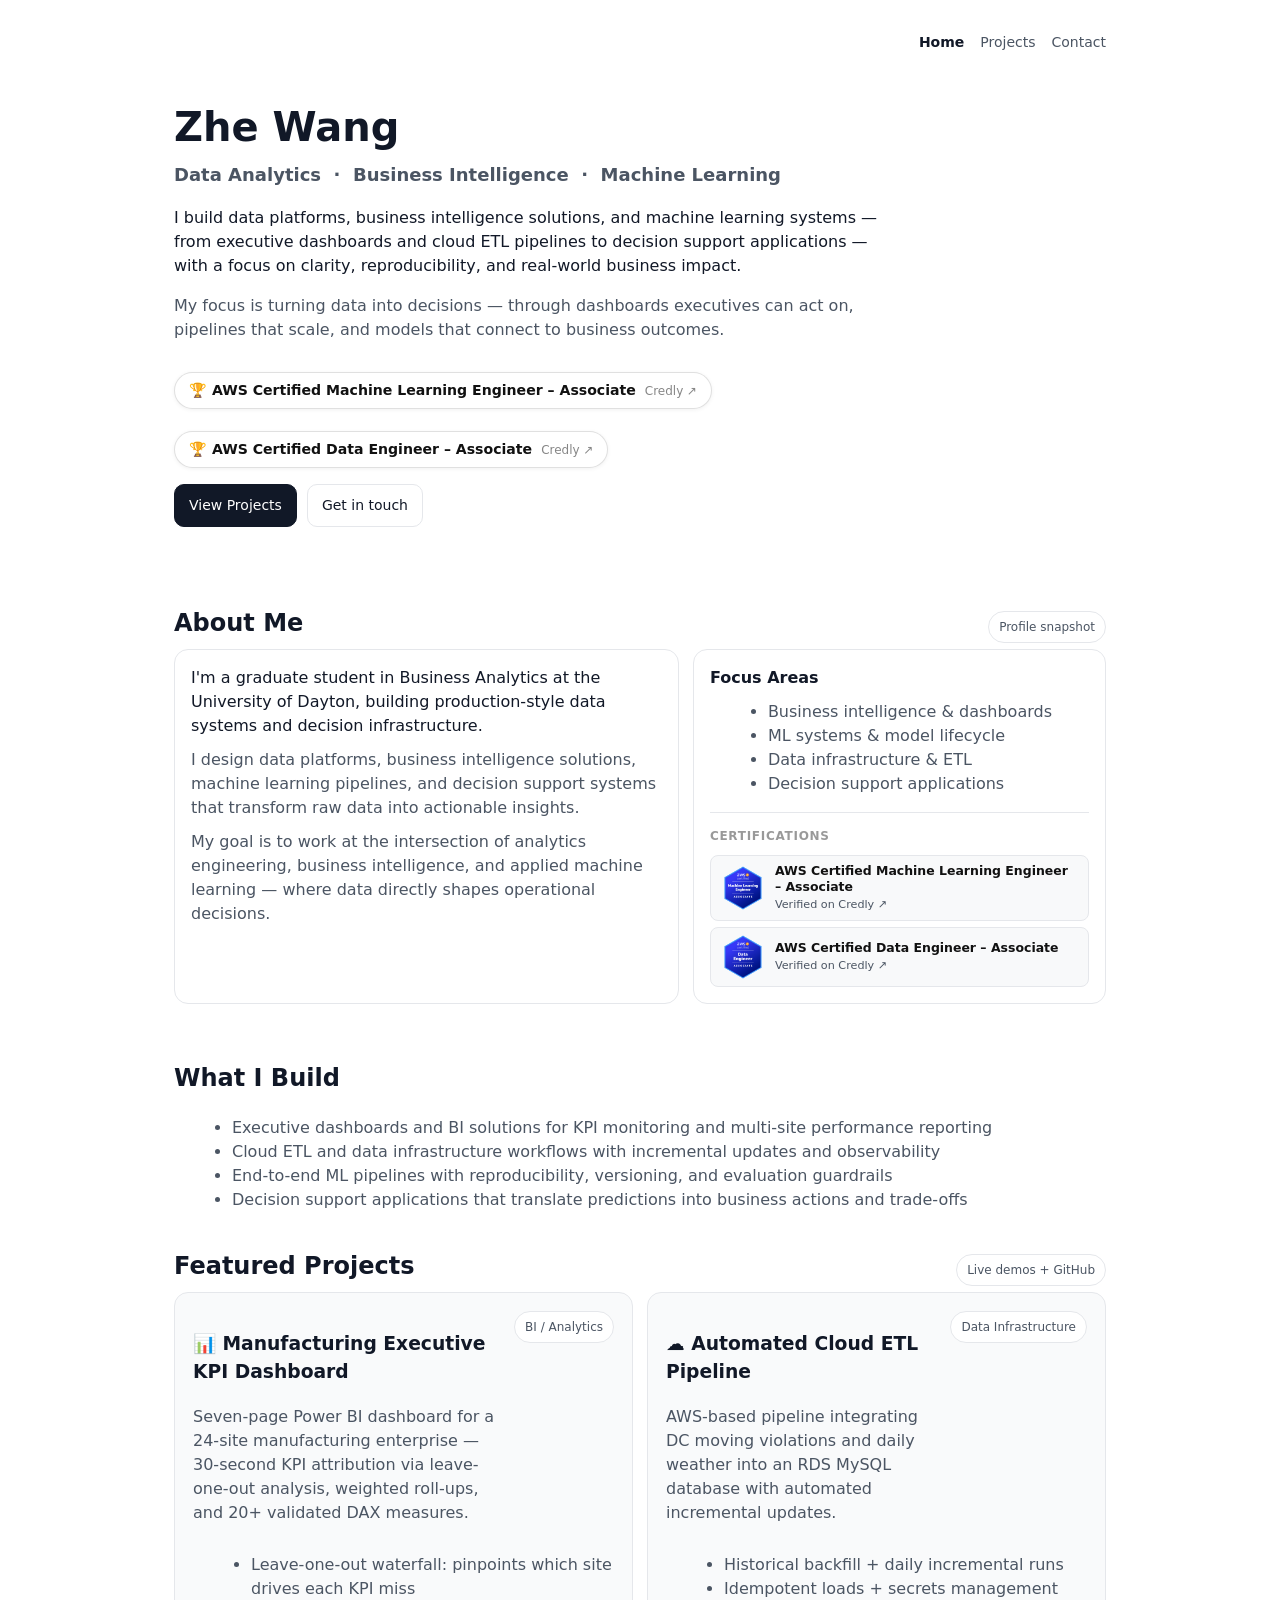
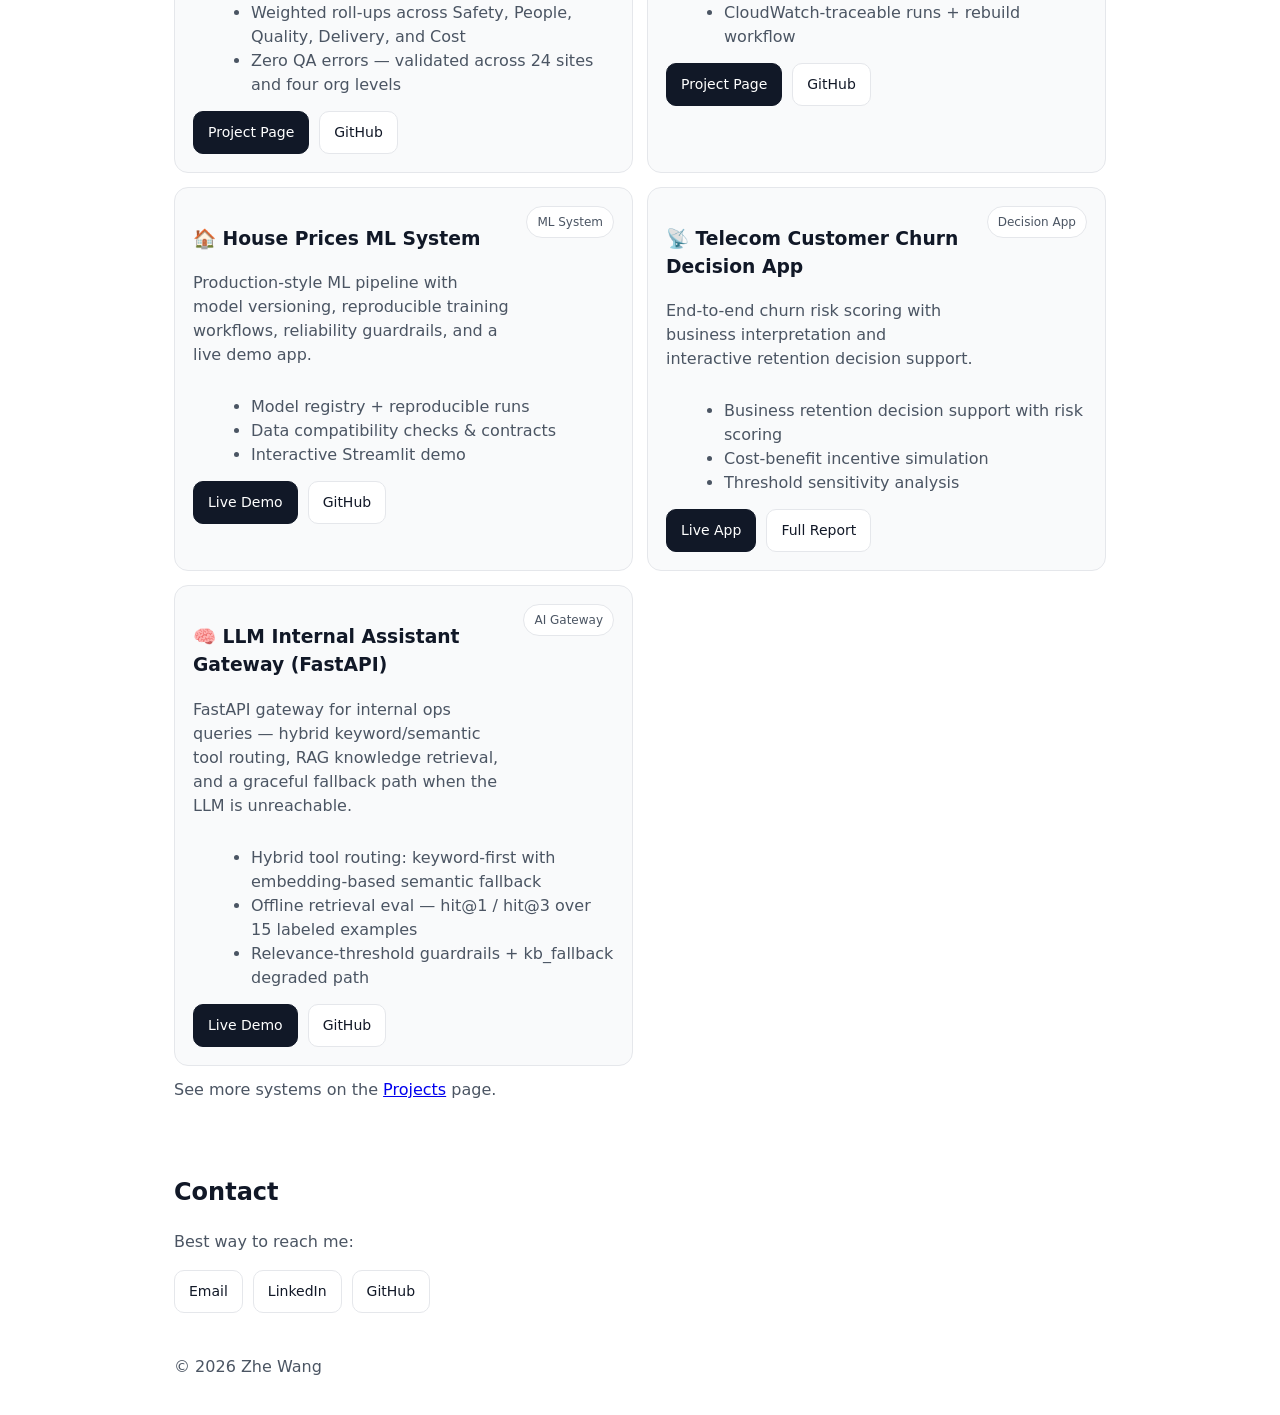
<file: index.html>
<!doctype html>
<html lang="en">
<head>
  <meta charset="utf-8" />
  <meta name="viewport" content="width=device-width, initial-scale=1" />
  <title>Zhe Wang | Data Analytics & Business Intelligence</title>
  <link rel="stylesheet" href="styles.css" />

  <style>
    .section-title-row{
      display:flex; align-items:baseline; justify-content:space-between; gap:12px;
      margin-bottom: 6px;
    }
    .section-kicker{
      font-size:12px;
      color: var(--muted);
      border: 1px solid var(--border);
      background: #fff;
      padding: 6px 10px;
      border-radius: 999px;
      white-space: nowrap;
    }
    .about-grid{
      display:grid;
      grid-template-columns: 1.1fr 0.9fr;
      gap: 14px;
    }
    .about-card{
      background: #fff;
      border: 1px solid var(--border);
      border-radius: 14px;
      padding: 16px;
    }
    .about-points{
      margin: 10px 0 0 18px;
      color: var(--muted);
    }
    @media (max-width: 780px){
      .about-grid{ grid-template-columns: 1fr; }
    }

    .nav{
      display:flex;
      align-items:center;
      padding:8px 0;
    }
    .nav .links{
      margin-left:auto;
      display:flex;
      gap:16px;
    }
    .links a{
      margin-left:0;
      text-decoration:none;
      color:var(--muted);
      font-size:14px;
    }

    /* ── certification chip ── */
    .cert-chip {
      display: inline-flex;
      align-items: center;
      gap: 7px;
      margin-top: 14px;
      padding: 7px 14px;
      border: 1px solid rgba(0,0,0,0.12);
      border-radius: 999px;
      background: #fff;
      font-size: 0.88rem;
      font-weight: 600;
      color: #111;
      text-decoration: none;
      box-shadow: 0 1px 4px rgba(0,0,0,0.06);
      transition: box-shadow 0.15s;
    }
    .cert-chip:hover { box-shadow: 0 2px 10px rgba(0,0,0,0.12); }
    .cert-chip-label {
      font-size: 0.75rem;
      font-weight: 400;
      color: rgba(0,0,0,0.48);
      margin-left: 2px;
    }

    /* ── credly embed wrapper ── */
    .cert-section {
      margin-top: 16px;
      padding-top: 14px;
      border-top: 1px solid var(--border);
    }
    .cert-section-label {
      font-size: 0.75rem;
      font-weight: 700;
      text-transform: uppercase;
      letter-spacing: 0.06em;
      color: rgba(0,0,0,0.40);
      margin-bottom: 10px;
    }
  </style>
</head>

<body>
  <header class="container">
    <nav class="nav">
      <div class="links">
        <a href="index.html" class="active">Home</a>
        <a href="projects.html">Projects</a>
        <a href="#contact">Contact</a>
      </div>
    </nav>

    <!-- HERO -->
    <div class="hero">
      <h1 style="margin-bottom:4px;">Zhe Wang</h1>

      <h2 class="subtitle" style="margin-top:0; font-weight:600;">
        Data Analytics &nbsp;·&nbsp; Business Intelligence &nbsp;·&nbsp; Machine Learning
      </h2>

      <p style="margin-top:18px; max-width:720px;">
        I build data platforms, business intelligence solutions, and machine learning systems —
        from executive dashboards and cloud ETL pipelines to decision support applications —
        with a focus on clarity, reproducibility, and real-world business impact.
      </p>

      <p class="muted" style="margin-top:10px; max-width:720px;">
        My focus is turning data into decisions — through dashboards executives can act on,
        pipelines that scale, and models that connect to business outcomes.
      </p>

      <div style="margin-top:16px; display:flex; flex-wrap:wrap; gap:8px;">
        <a class="cert-chip"
           href="https://www.credly.com/badges/8238f5af-2d30-4281-be06-79087de22bb4/public_url"
           target="_blank" rel="noreferrer">
          🏆 AWS Certified Machine Learning Engineer – Associate
          <span class="cert-chip-label">Credly ↗</span>
        </a>
        <a class="cert-chip"
           href="https://www.credly.com/badges/543e7f45-8a7e-4bca-b9cc-45642dc86137/public_url"
           target="_blank" rel="noreferrer">
          🏆 AWS Certified Data Engineer – Associate
          <span class="cert-chip-label">Credly ↗</span>
        </a>
      </div>

      <div class="cta" style="margin-top:16px;">
        <a class="btn primary" href="projects.html">View Projects</a>
        <a class="btn" href="#contact">Get in touch</a>
      </div>
    </div>
  </header>

<main class="container">

    <!-- ABOUT ME -->
    <section class="section" id="about">
      <div class="section-title-row">
        <h2 style="margin:0;">About Me</h2>
        <span class="section-kicker">Profile snapshot</span>
      </div>

      <div class="about-grid">
        <div class="about-card">
          <p style="margin:0;">
            I'm a graduate student in Business Analytics at the University of Dayton,
            building production-style data systems and decision infrastructure.
          </p>

          <p class="muted" style="margin:10px 0 0 0;">
            I design data platforms, business intelligence solutions, machine learning pipelines,
            and decision support systems that transform raw data into actionable insights.
          </p>

          <p class="muted" style="margin:10px 0 0 0;">
            My goal is to work at the intersection of analytics engineering, business intelligence,
            and applied machine learning — where data directly shapes operational decisions.
          </p>
        </div>

        <div class="about-card">
          <div style="font-weight:600;">Focus Areas</div>
          <ul class="about-points">
            <li>Business intelligence &amp; dashboards</li>
            <li>ML systems &amp; model lifecycle</li>
            <li>Data infrastructure &amp; ETL</li>
            <li>Decision support applications</li>
          </ul>

          <div class="cert-section">
            <div class="cert-section-label">Certifications</div>
            <div style="display:flex; flex-direction:column; gap:6px; margin-top:4px;">
              <a href="https://www.credly.com/badges/8238f5af-2d30-4281-be06-79087de22bb4/public_url"
                 target="_blank" rel="noreferrer"
                 style="display:flex; align-items:center; gap:10px; text-decoration:none;
                        padding:7px 10px; border:1px solid var(--border); border-radius:8px; background:#f8f9fa;">
                <img src="assets/badge_picture/aws-certified-machine-learning-engineer-associate.png"
                     alt="AWS Certified Machine Learning Engineer – Associate"
                     style="width:44px; height:44px; flex-shrink:0; object-fit:contain;">
                <div>
                  <div style="font-size:0.78rem; font-weight:600; color:#111; line-height:1.3;">
                    AWS Certified Machine Learning Engineer – Associate
                  </div>
                  <div style="font-size:0.7rem; color:var(--muted); margin-top:1px;">Verified on Credly ↗</div>
                </div>
              </a>
              <a href="https://www.credly.com/badges/543e7f45-8a7e-4bca-b9cc-45642dc86137/public_url"
                 target="_blank" rel="noreferrer"
                 style="display:flex; align-items:center; gap:10px; text-decoration:none;
                        padding:7px 10px; border:1px solid var(--border); border-radius:8px; background:#f8f9fa;">
                <img src="assets/badge_picture/aws-certified-data-engineer-associate.png"
                     alt="AWS Certified Data Engineer – Associate"
                     style="width:44px; height:44px; flex-shrink:0; object-fit:contain;">
                <div>
                  <div style="font-size:0.78rem; font-weight:600; color:#111; line-height:1.3;">
                    AWS Certified Data Engineer – Associate
                  </div>
                  <div style="font-size:0.7rem; color:var(--muted); margin-top:1px;">Verified on Credly ↗</div>
                </div>
              </a>
            </div>
          </div>
        </div>
      </div>
    </section>

    <!-- WHAT I BUILD -->
    <section class="section">
      <h2>What I Build</h2>
      <ul class="bullets">
        <li>Executive dashboards and BI solutions for KPI monitoring and multi-site performance reporting</li>
        <li>Cloud ETL and data infrastructure workflows with incremental updates and observability</li>
        <li>End-to-end ML pipelines with reproducibility, versioning, and evaluation guardrails</li>
        <li>Decision support applications that translate predictions into business actions and trade-offs</li>
      </ul>
    </section>

    <!-- FEATURED PROJECTS -->
    <section class="section">
      <div class="section-title-row">
        <h2 style="margin:0;">Featured Projects</h2>
        <span class="section-kicker">Live demos + GitHub</span>
      </div>

      <section class="grid">

        <!-- Featured 1: Manufacturing KPI Dashboard -->
        <div class="card">
          <div class="card-top">
            <div>
              <h3>📊 Manufacturing Executive KPI Dashboard</h3>
              <p class="muted">
                Seven-page Power BI dashboard for a 24-site manufacturing enterprise — 30-second KPI
                attribution via leave-one-out analysis, weighted roll-ups, and 20+ validated DAX measures.
              </p>
            </div>
            <span class="tag">BI / Analytics</span>
          </div>

          <ul class="bullets">
            <li>Leave-one-out waterfall: pinpoints which site drives each KPI miss</li>
            <li>Weighted roll-ups across Safety, People, Quality, Delivery, and Cost</li>
            <li>Zero QA errors — validated across 24 sites and four org levels</li>
          </ul>

          <div class="card-actions">
            <a class="btn primary" href="projects/powerbi-kpi-dashboard.html">Project Page</a>
            <a class="btn"
               href="https://github.com/wangz99-crypto/powerbi-kpi-dashboard"
               target="_blank" rel="noreferrer">GitHub</a>
          </div>
        </div>

        <!-- Featured 2: Cloud ETL -->
        <div class="card">
          <div class="card-top">
            <div>
              <h3>☁️ Automated Cloud ETL Pipeline</h3>
              <p class="muted">
                AWS-based pipeline integrating DC moving violations and daily weather into an RDS MySQL database
                with automated incremental updates.
              </p>
            </div>
            <span class="tag">Data Infrastructure</span>
          </div>

          <ul class="bullets">
            <li>Historical backfill + daily incremental runs</li>
            <li>Idempotent loads + secrets management</li>
            <li>CloudWatch-traceable runs + rebuild workflow</li>
          </ul>

          <div class="card-actions">
            <a class="btn primary" href="projects/moving-violations-etl.html">Project Page</a>
            <a class="btn"
               href="https://github.com/wangz99-crypto/dc-moving-violations-cloud-etl"
               target="_blank" rel="noreferrer">GitHub</a>
          </div>
        </div>

        <!-- Featured 3: House Prices -->
        <div class="card">
          <div class="card-top">
            <div>
              <h3>🏠 House Prices ML System</h3>
              <p class="muted">
                Production-style ML pipeline with model versioning, reproducible training workflows,
                reliability guardrails, and a live demo app.
              </p>
            </div>
            <span class="tag">ML System</span>
          </div>

          <ul class="bullets">
            <li>Model registry + reproducible runs</li>
            <li>Data compatibility checks &amp; contracts</li>
            <li>Interactive Streamlit demo</li>
          </ul>

          <div class="card-actions">
            <a class="btn primary"
               href="https://house-prices-ml-pipeline-nui9um72mmpod6g5mtsx3i.streamlit.app/"
               target="_blank" rel="noreferrer">Live Demo</a>
            <a class="btn"
               href="https://github.com/wangz99-crypto/house-prices-ml-pipeline"
               target="_blank" rel="noreferrer">GitHub</a>
          </div>
        </div>

        <!-- Featured 4: Telco Churn -->
        <div class="card">
          <div class="card-top">
            <div>
              <h3>📡 Telecom Customer Churn Decision App</h3>
              <p class="muted">
                End-to-end churn risk scoring with business interpretation and interactive retention decision support.
              </p>
            </div>
            <span class="tag">Decision App</span>
          </div>

          <ul class="bullets">
            <li>Business retention decision support with risk scoring</li>
            <li>Cost-benefit incentive simulation</li>
            <li>Threshold sensitivity analysis</li>
          </ul>

          <div class="card-actions">
            <a class="btn primary"
               href="https://victorwang.shinyapps.io/telco-churn-demo/"
               target="_blank" rel="noreferrer">Live App</a>
            <a class="btn"
               href="reports/telecom-churn-report.html"
               target="_blank" rel="noreferrer">Full Report</a>
          </div>
        </div>

        <!-- Featured 5: LLM Gateway -->
        <div class="card">
          <div class="card-top">
            <div>
              <h3>🧠 LLM Internal Assistant Gateway (FastAPI)</h3>
              <p class="muted">
                FastAPI gateway for internal ops queries — hybrid keyword/semantic tool routing,
                RAG knowledge retrieval, and a graceful fallback path when the LLM is unreachable.
              </p>
            </div>
            <span class="tag">AI Gateway</span>
          </div>

          <ul class="bullets">
            <li>Hybrid tool routing: keyword-first with embedding-based semantic fallback</li>
            <li>Offline retrieval eval — hit@1 / hit@3 over 15 labeled examples</li>
            <li>Relevance-threshold guardrails + kb_fallback degraded path</li>
          </ul>

          <div class="card-actions">
            <a class="btn primary"
               href="https://llm-internal-assistant.onrender.com/"
               target="_blank" rel="noreferrer">Live Demo</a>
            <a class="btn"
               href="https://github.com/wangz99-crypto/llm-internal-assistant"
               target="_blank" rel="noreferrer">GitHub</a>
          </div>
        </div>

      </section>

      <p class="muted" style="margin-top: 12px;">
        See more systems on the <a href="projects.html">Projects</a> page.
      </p>
    </section>

    <!-- CONTACT -->
    <section class="section" id="contact">
      <h2>Contact</h2>
      <p class="muted">Best way to reach me:</p>
      <div class="contact">
        <a class="btn" href="mailto:wangz99@udayton.edu">Email</a>
        <a class="btn" href="https://www.linkedin.com/in/zhe-wang-b89021354/" target="_blank" rel="noreferrer">LinkedIn</a>
        <a class="btn" href="https://github.com/wangz99-crypto" target="_blank" rel="noreferrer">GitHub</a>
      </div>
    </section>

  </main>

  <footer class="container footer">
    <span class="muted">© <span id="y"></span> Zhe Wang</span>
  </footer>

  <script>
    document.getElementById("y").textContent = new Date().getFullYear();
  </script>
</body>
</html>
</file>
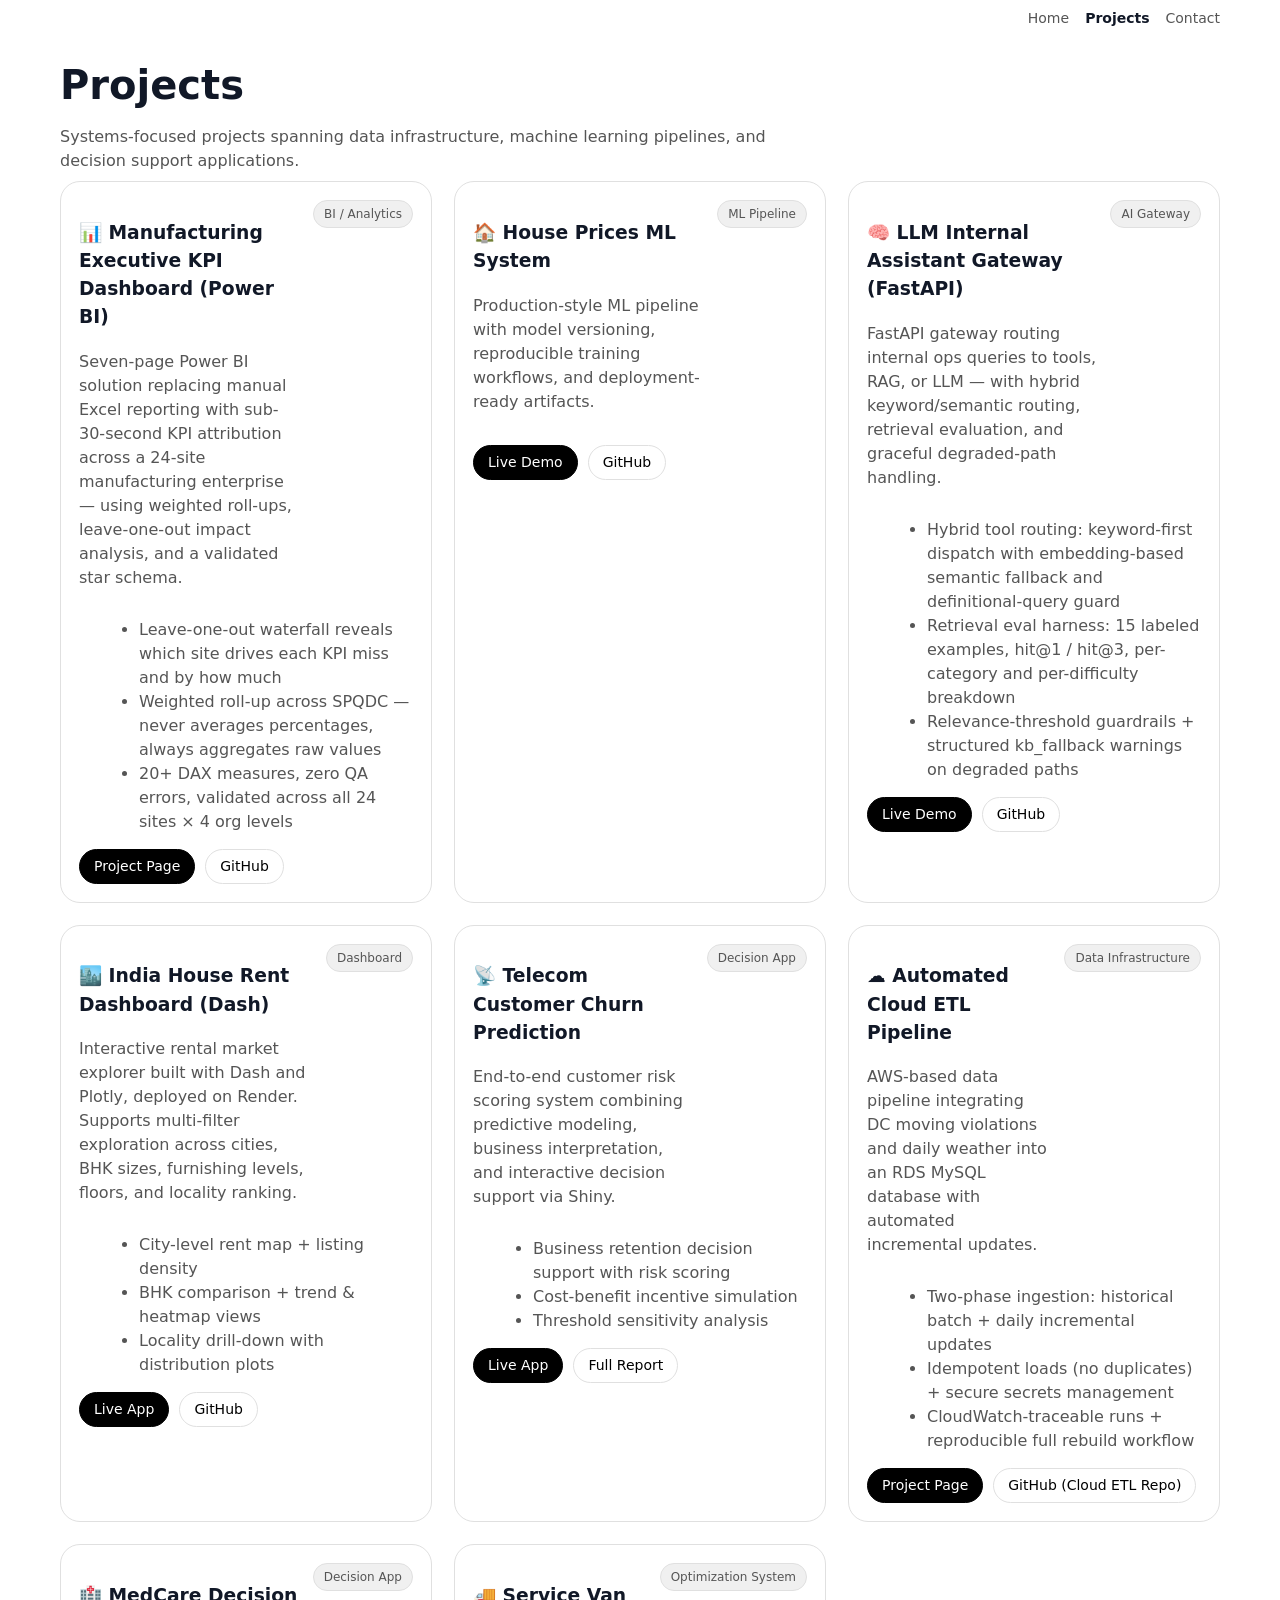
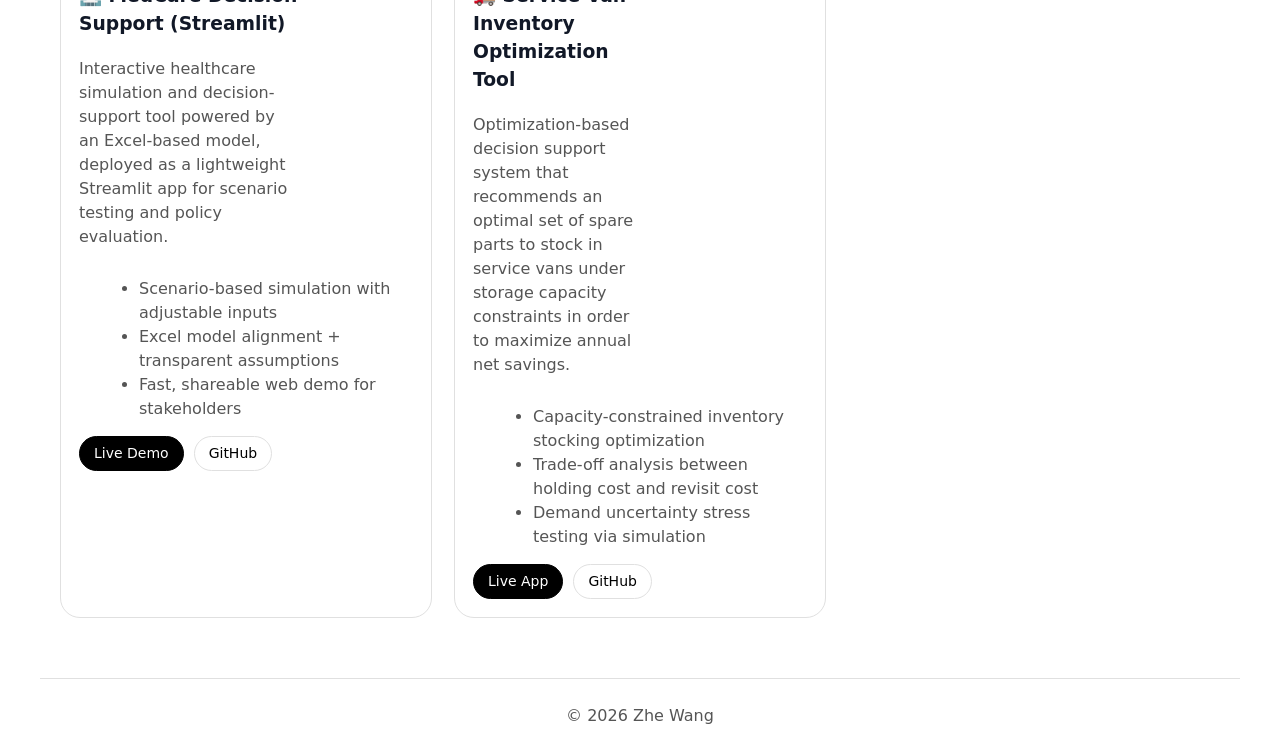
<file: projects.html>
<!doctype html>
<html lang="en">
<head>
  <meta charset="utf-8" />
  <meta name="viewport" content="width=device-width, initial-scale=1" />
  <title>Projects | Zhe Wang</title>
  <link rel="stylesheet" href="styles.css" />
  <!-- 确保导航右对齐 —— 与主页保持一致 (margin-left:auto 最稳) -->
  <style>
    /* 这些样式应放在 styles.css 中, 但为了严格不变(除指定改动外)同时保证右对齐，在此处重复确保 */
    .nav{
      display:flex;
      align-items:center;
      padding:8px 0;
    }

    .nav .links{
      margin-left:auto;   /* 关键：强制推到右侧 */
      display:flex;
      gap:16px;
    }

    .links a{
      margin-left:0;
      text-decoration:none;
      color:var(--muted);
      font-size:14px;
    }
    /* 保持原有风格变量 (若styles.css已有则无影响) */
    :root{
      --muted:#555;
      --border:#e0e0e0;
    }
    .muted{color:var(--muted);}
    .btn{
      display:inline-block; padding:6px 14px; border:1px solid var(--border); border-radius:30px;
      text-decoration:none; color:#000; background:#fff; font-size:14px;
    }
    .btn.primary{ background:#000; color:#fff; border-color:#000; }
    .card{ border:1px solid var(--border); border-radius:20px; padding:18px; background:#fff; }
    .card-top{ display:flex; justify-content:space-between; align-items:flex-start; }
    .tag{ font-size:12px; background:#f0f0f0; padding:4px 10px; border-radius:30px; }
    .bullets{ margin:12px 0 12px 20px; color:var(--muted); }
    .card-actions{ display:flex; gap:10px; flex-wrap:wrap; margin-top:15px; }
    .grid{ display:grid; grid-template-columns:repeat(auto-fill,minmax(340px,1fr)); gap:22px; }
    .container{ max-width:1200px; margin:0 auto; padding:0 20px; }
    .footer{ margin-top:60px; padding:25px 0; border-top:1px solid var(--border); text-align:center; }
  </style>
</head>
<body>
  <header class="container">
    <nav class="nav">
      <div class="links">
        <a href="index.html">Home</a>
        <a href="projects.html" class="active">Projects</a>
        <a href="index.html#contact">Contact</a>
      </div>
    </nav>

    <div class="page-hero">
      <h1>Projects</h1>
      <p class="subtitle muted">
        Systems-focused projects spanning data infrastructure,
        machine learning pipelines, and decision support applications.
      </p>
    </div>   <!-- page-hero 结束 -->
</header>   <!-- 严格按照要求：在</div>(page-hero)后立刻补上</header> -->

<main class="container">
    <section class="grid">
      <div class="card">
        <div class="card-top">
          <div>
            <h3>📊 Manufacturing Executive KPI Dashboard (Power BI)</h3>
            <p class="muted">
              Seven-page Power BI solution replacing manual Excel reporting with sub-30-second
              KPI attribution across a 24-site manufacturing enterprise — using weighted roll-ups,
              leave-one-out impact analysis, and a validated star schema.
            </p>
          </div>
          <span class="tag">BI / Analytics</span>
        </div>

        <ul class="bullets">
          <li>Leave-one-out waterfall reveals which site drives each KPI miss and by how much</li>
          <li>Weighted roll-up across SPQDC — never averages percentages, always aggregates raw values</li>
          <li>20+ DAX measures, zero QA errors, validated across all 24 sites × 4 org levels</li>
        </ul>

        <div class="card-actions">
          <a class="btn primary" href="projects/powerbi-kpi-dashboard.html">Project Page</a>
          <a class="btn" href="https://github.com/wangz99-crypto/powerbi-kpi-dashboard" target="_blank" rel="noreferrer">GitHub</a>
        </div>
      </div>

      <div class="card">
        <div class="card-top">
          <div>
            <h3>🏠 House Prices ML System</h3>
            <p class="muted">
              Production-style ML pipeline with model versioning,
              reproducible training workflows, and deployment-ready artifacts.
            </p>
          </div>
          <span class="tag">ML Pipeline</span>
        </div>
        <div class="card-actions">
          <a class="btn primary" href="https://house-prices-ml-pipeline-nui9um72mmpod6g5mtsx3i.streamlit.app/" target="_blank" rel="noreferrer">Live Demo</a>
          <a class="btn" href="https://github.com/wangz99-crypto/house-prices-ml-pipeline" target="_blank" rel="noreferrer">GitHub</a>
        </div>
      </div>

      <!-- NEW: LLM Gateway / Internal Assistant -->
      <div class="card">
        <div class="card-top">
          <div>
            <h3>🧠 LLM Internal Assistant Gateway (FastAPI)</h3>
            <p class="muted">
              FastAPI gateway routing internal ops queries to tools, RAG, or LLM — with hybrid
              keyword/semantic routing, retrieval evaluation, and graceful degraded-path handling.
            </p>
          </div>
          <span class="tag">AI Gateway</span>
        </div>

        <ul class="bullets">
          <li>Hybrid tool routing: keyword-first dispatch with embedding-based semantic fallback and definitional-query guard</li>
          <li>Retrieval eval harness: 15 labeled examples, hit@1 / hit@3, per-category and per-difficulty breakdown</li>
          <li>Relevance-threshold guardrails + structured kb_fallback warnings on degraded paths</li>
        </ul>

        <div class="card-actions">
          <a class="btn primary"
             href="https://llm-internal-assistant.onrender.com/"
             target="_blank" rel="noreferrer">
            Live Demo
          </a>

          <a class="btn"
             href="https://github.com/wangz99-crypto/llm-internal-assistant"
             target="_blank" rel="noreferrer">
            GitHub
          </a>
        </div>
      </div>

      <!-- India House Rent Dashboard (Dash + Render) -->
      <div class="card">
        <div class="card-top">
          <div>
            <h3>🏙️ India House Rent Dashboard (Dash)</h3>
            <p class="muted">
              Interactive rental market explorer built with Dash and Plotly, deployed on Render.
              Supports multi-filter exploration across cities, BHK sizes, furnishing levels, floors, and locality ranking.
            </p>
          </div>
          <span class="tag">Dashboard</span>
        </div>

        <ul class="bullets">
          <li>City-level rent map + listing density</li>
          <li>BHK comparison + trend & heatmap views</li>
          <li>Locality drill-down with distribution plots</li>
        </ul>

        <div class="card-actions">
          <a class="btn primary"
             href="https://india-house-rent-dashboard.onrender.com/"
             target="_blank" rel="noreferrer">
            Live App
          </a>

          <a class="btn"
             href="https://github.com/wangz99-crypto/india-house-rent-dashboard"
             target="_blank" rel="noreferrer">
            GitHub
          </a>
        </div>
      </div>

      <div class="card">
        <div class="card-top">
          <div>
            <h3>📡 Telecom Customer Churn Prediction</h3>
            <p class="muted">
              End-to-end customer risk scoring system combining
              predictive modeling, business interpretation,
              and interactive decision support via Shiny.
            </p>
          </div>
          <span class="tag">Decision App</span>
        </div>

        <ul class="bullets">
          <li>Business retention decision support with risk scoring</li>
          <li>Cost-benefit incentive simulation</li>
          <li>Threshold sensitivity analysis</li>
        </ul>

        <div class="card-actions">
          <a class="btn primary"
            href="https://victorwang.shinyapps.io/telco-churn-demo/"
            target="_blank" rel="noreferrer">
            Live App
          </a>

          <a class="btn"
            href="reports/telecom-churn-report.html"
            target="_blank" rel="noreferrer">
            Full Report
          </a>
        </div>
      </div>

      <!-- Automated Cloud ETL Pipeline  -->
      <div class="card">
        <div class="card-top">
          <div>
            <h3>☁️ Automated Cloud ETL Pipeline</h3>
            <p class="muted">
              AWS-based data pipeline integrating DC moving violations and daily weather
              into an RDS MySQL database with automated incremental updates.
            </p>
          </div>
          <span class="tag">Data Infrastructure</span>
        </div>

        <ul class="bullets">
          <li>Two-phase ingestion: historical batch + daily incremental updates</li>
          <li>Idempotent loads (no duplicates) + secure secrets management</li>
          <li>CloudWatch-traceable runs + reproducible full rebuild workflow</li>
        </ul>

        <div class="card-actions">
          <a class="btn primary" href="projects/moving-violations-etl.html">Project Page</a>
          <a class="btn"
             href="https://github.com/wangz99-crypto/dc-moving-violations-cloud-etl"
             target="_blank" rel="noreferrer">
             GitHub (Cloud ETL Repo)
          </a>
        </div>
      </div>

      <!-- MedCare Decision Support (Streamlit)  -->
      <div class="card">
        <div class="card-top">
          <div>
            <h3>🏥 MedCare Decision Support (Streamlit)</h3>
            <p class="muted">
              Interactive healthcare simulation and decision-support tool powered by an Excel-based model,
              deployed as a lightweight Streamlit app for scenario testing and policy evaluation.
            </p>
          </div>
          <span class="tag">Decision App</span>
        </div>

        <ul class="bullets">
          <li>Scenario-based simulation with adjustable inputs</li>
          <li>Excel model alignment + transparent assumptions</li>
          <li>Fast, shareable web demo for stakeholders</li>
        </ul>

        <div class="card-actions">
          <a class="btn primary"
             href="https://medcare-app-4reo4hqg7ga48ucazf7geo.streamlit.app/"
             target="_blank" rel="noreferrer">
            Live Demo
          </a>

          <a class="btn"
             href="https://github.com/wangz99-crypto/medcare-streamlit"
             target="_blank" rel="noreferrer">
            GitHub
          </a>
        </div>
      </div>

      <!-- Swirltubs Inventory Optimization Tool -->
      <div class="card">
        <div class="card-top">
          <div>
            <h3>🚚 Service Van Inventory Optimization Tool</h3>
            <p class="muted">
              Optimization-based decision support system that recommends an optimal set of spare parts
              to stock in service vans under storage capacity constraints in order to maximize annual net savings.
            </p>
          </div>
          <span class="tag">Optimization System</span>
        </div>

        <ul class="bullets">
          <li>Capacity-constrained inventory stocking optimization</li>
          <li>Trade-off analysis between holding cost and revisit cost</li>
          <li>Demand uncertainty stress testing via simulation</li>
        </ul>

        <div class="card-actions">
          <a class="btn primary"
            href="https://swirltubs-inventory-optimizer-jdrrzrf8rhdyce2ixlegdz.streamlit.app/"
            target="_blank" rel="noreferrer">
            Live App
          </a>

          <a class="btn"
            href="https://github.com/wangz99-crypto/swirltubs-inventory-optimizer"
            target="_blank" rel="noreferrer">
            GitHub
          </a>
        </div>
      </div>
    </section>
  </main>

  <footer class="container footer">
    <span class="muted">© <span id="y"></span> Zhe Wang</span>
  </footer>

  <script>
    document.getElementById("y").textContent = new Date().getFullYear();
  </script>
</body>
</html>
</file>
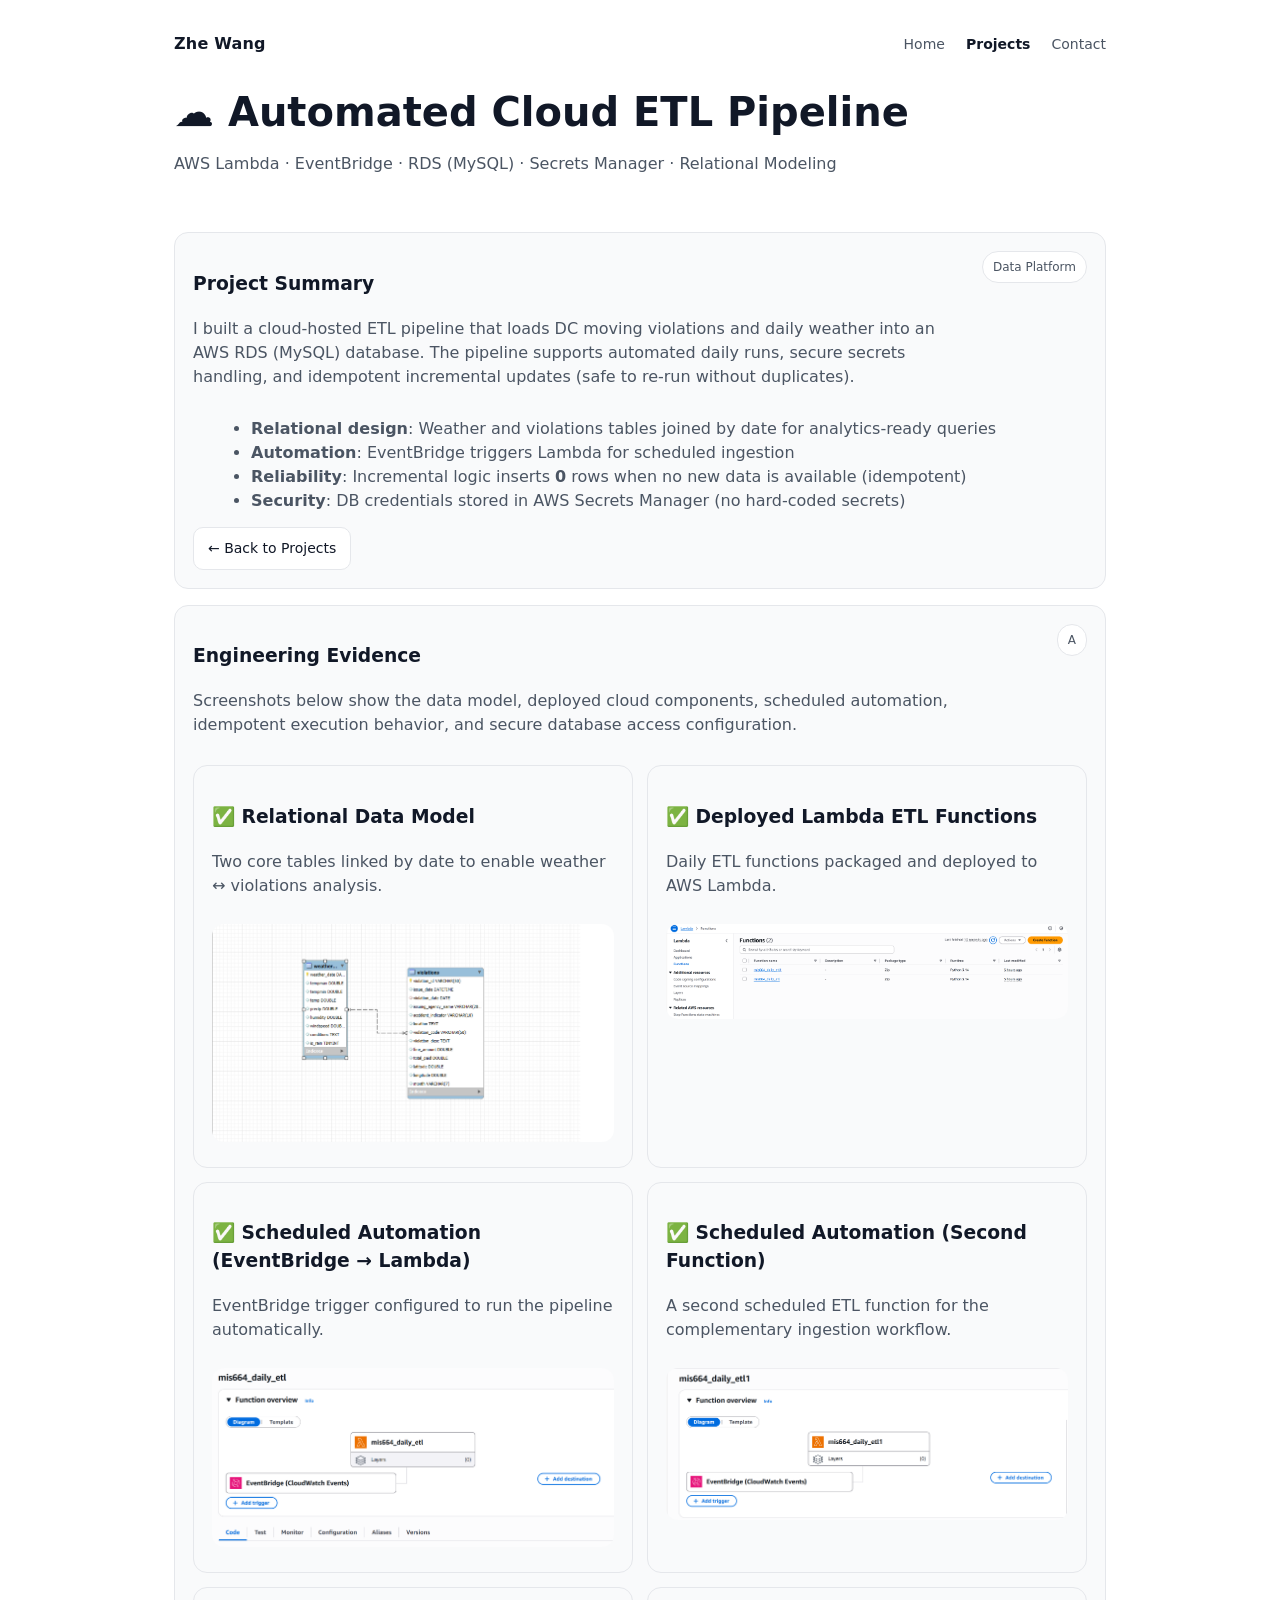
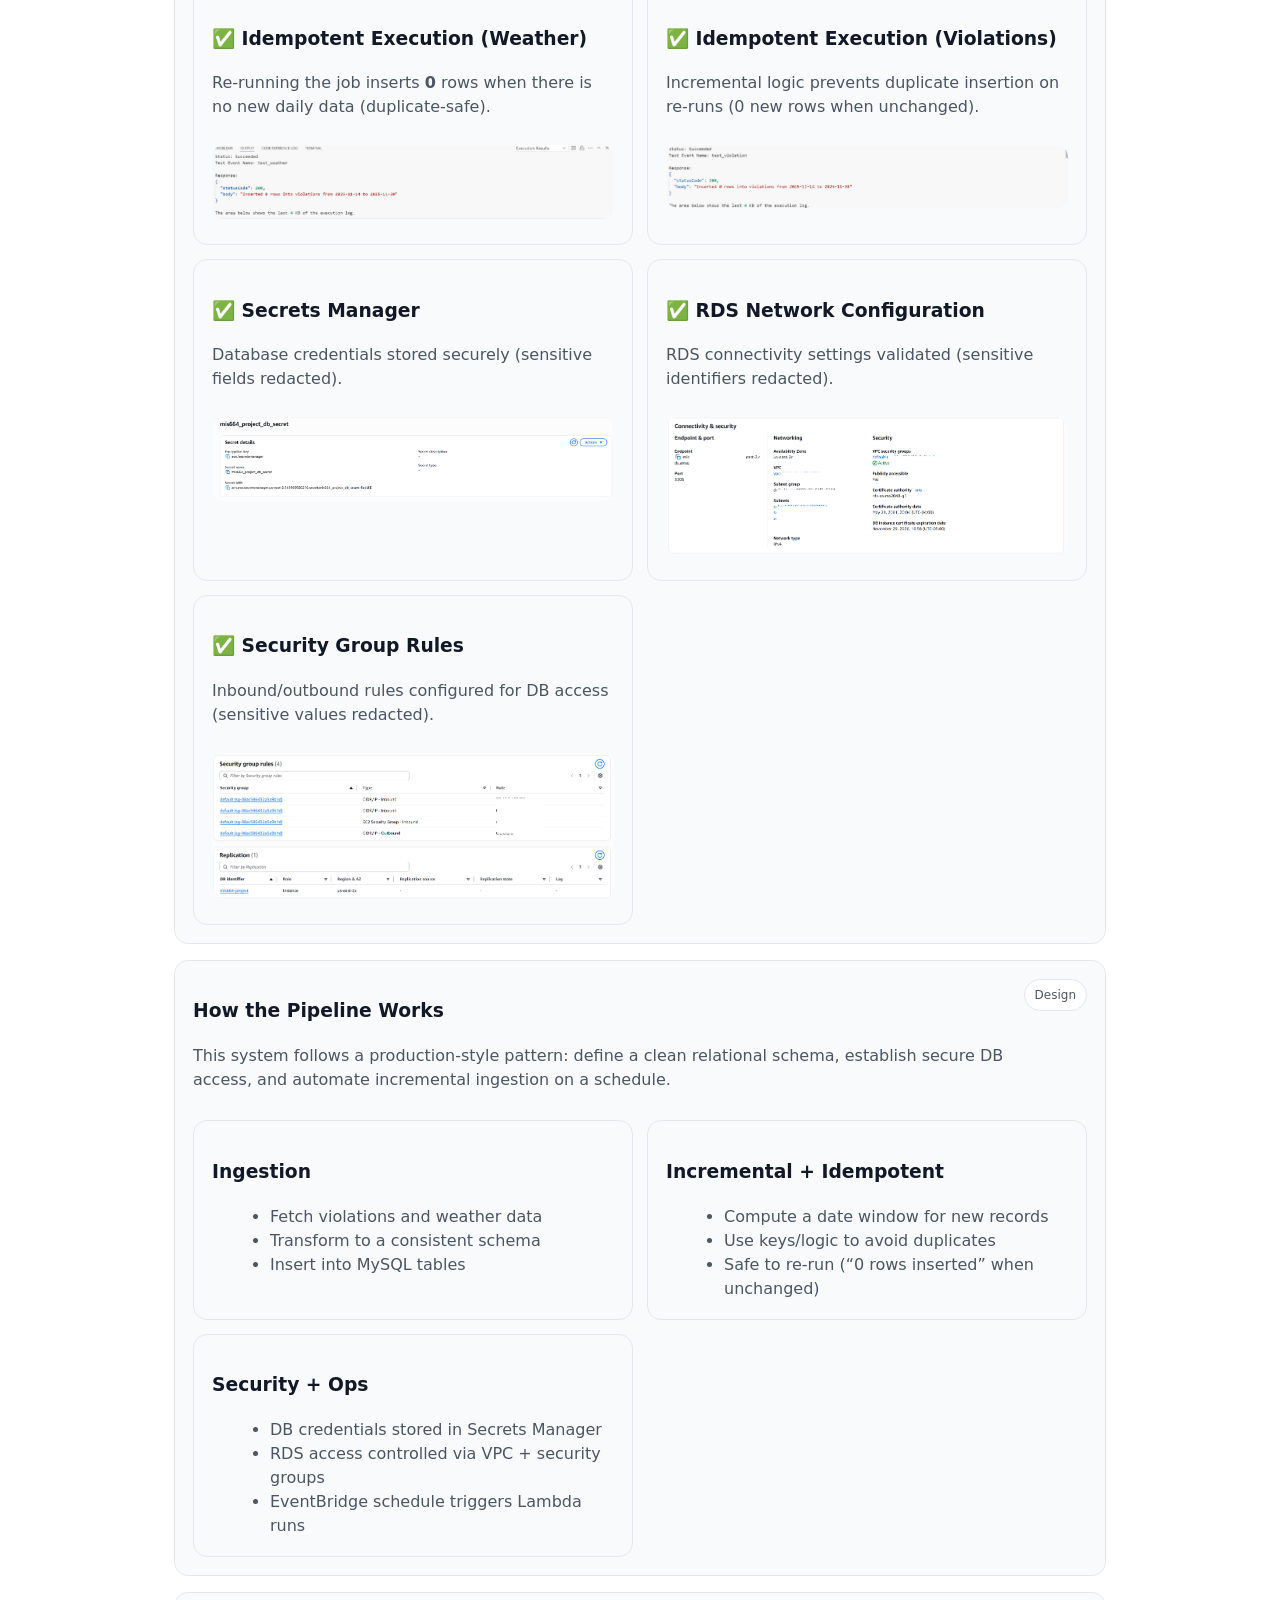
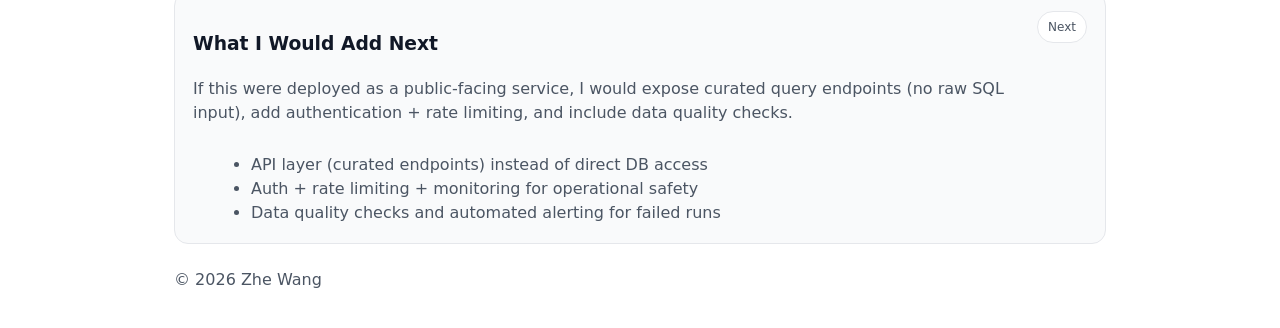
<file: project/moving-violations-etl.html>
<!doctype html>
<html lang="en">
<head>
  <meta charset="utf-8" />
  <meta name="viewport" content="width=device-width, initial-scale=1" />
  <title>Automated Cloud ETL Pipeline | Zhe Wang</title>
  <link rel="stylesheet" href="../styles.css" />
</head>
<body>
  <header class="container">
    <nav class="nav">
      <div class="brand">Zhe Wang</div>
      <div class="links">
        <a href="../index.html">Home</a>
        <a href="../projects.html" class="active">Projects</a>
        <a href="../index.html#contact">Contact</a>
      </div>
    </nav>

    <div class="page-hero">
      <h1>☁️ Automated Cloud ETL Pipeline</h1>
      <p class="subtitle muted">
        AWS Lambda · EventBridge · RDS (MySQL) · Secrets Manager · Relational Modeling
      </p>
    </div>
  </header>

  <main class="container">

    <!-- ===================== Summary ===================== -->
    <section class="card" style="margin-bottom:16px;">
      <div class="card-top">
        <div>
          <h3>Project Summary</h3>
          <p class="muted" style="margin-top:6px;">
            I built a cloud-hosted ETL pipeline that loads DC moving violations and daily weather into
            an AWS RDS (MySQL) database. The pipeline supports automated daily runs, secure secrets
            handling, and idempotent incremental updates (safe to re-run without duplicates).
          </p>
        </div>
        <span class="tag">Data Platform</span>
      </div>

      <ul class="bullets">
        <li><b>Relational design</b>: Weather and violations tables joined by date for analytics-ready queries</li>
        <li><b>Automation</b>: EventBridge triggers Lambda for scheduled ingestion</li>
        <li><b>Reliability</b>: Incremental logic inserts <b>0</b> rows when no new data is available (idempotent)</li>
        <li><b>Security</b>: DB credentials stored in AWS Secrets Manager (no hard-coded secrets)</li>
      </ul>

      <div class="card-actions">
        <a class="btn" href="../projects.html">← Back to Projects</a>
      </div>
    </section>

    <!-- ===================== Evidence Grid ===================== -->
    <section class="card" style="margin-bottom:16px;">
      <div class="card-top">
        <div>
          <h3>Engineering Evidence</h3>
          <p class="muted" style="margin-top:6px;">
            Screenshots below show the data model, deployed cloud components, scheduled automation,
            idempotent execution behavior, and secure database access configuration.
          </p>
        </div>
        <span class="tag">A</span>
      </div>

      <div class="grid" style="margin-top:12px;">

        <div class="card">
          <h3>✅ Relational Data Model</h3>
          <p class="muted">Two core tables linked by date to enable weather ↔ violations analysis.</p>
          <img
            src="../assets/moving-etl/01_relational_data_model.png"
            alt="Relational data model"
            style="width:100%; border-radius:12px; margin-top:10px;"
          />
        </div>

        <div class="card">
          <h3>✅ Deployed Lambda ETL Functions</h3>
          <p class="muted">Daily ETL functions packaged and deployed to AWS Lambda.</p>
          <img
            src="../assets/moving-etl/02_lambda_etl_functions.png"
            alt="Lambda functions list"
            style="width:100%; border-radius:12px; margin-top:10px;"
          />
        </div>

        <div class="card">
          <h3>✅ Scheduled Automation (EventBridge → Lambda)</h3>
          <p class="muted">EventBridge trigger configured to run the pipeline automatically.</p>
          <img
            src="../assets/moving-etl/05_eventbridge_pipeline_weather.png"
            alt="EventBridge trigger diagram (weather)"
            style="width:100%; border-radius:12px; margin-top:10px;"
          />
        </div>

        <div class="card">
          <h3>✅ Scheduled Automation (Second Function)</h3>
          <p class="muted">A second scheduled ETL function for the complementary ingestion workflow.</p>
          <img
            src="../assets/moving-etl/06_eventbridge_pipeline_violations.png"
            alt="EventBridge trigger diagram (violations)"
            style="width:100%; border-radius:12px; margin-top:10px;"
          />
        </div>

        <div class="card">
          <h3>✅ Idempotent Execution (Weather)</h3>
          <p class="muted">
            Re-running the job inserts <b>0</b> rows when there is no new daily data (duplicate-safe).
          </p>
          <img
            src="../assets/moving-etl/03_lambda_execution_weather.png"
            alt="Lambda execution log (weather)"
            style="width:100%; border-radius:12px; margin-top:10px;"
          />
        </div>

        <div class="card">
          <h3>✅ Idempotent Execution (Violations)</h3>
          <p class="muted">
            Incremental logic prevents duplicate insertion on re-runs (0 new rows when unchanged).
          </p>
          <img
            src="../assets/moving-etl/04_lambda_execution_violations.png"
            alt="Lambda execution log (violations)"
            style="width:100%; border-radius:12px; margin-top:10px;"
          />
        </div>

        <div class="card">
          <h3>✅ Secrets Manager</h3>
          <p class="muted">Database credentials stored securely (sensitive fields redacted).</p>
          <img
            src="../assets/moving-etl/07_secrets_manager_db_credentials.png"
            alt="Secrets Manager screenshot"
            style="width:100%; border-radius:12px; margin-top:10px;"
          />
        </div>

        <div class="card">
          <h3>✅ RDS Network Configuration</h3>
          <p class="muted">RDS connectivity settings validated (sensitive identifiers redacted).</p>
          <img
            src="../assets/moving-etl/08_rds_network_configuration.png"
            alt="RDS connectivity and security"
            style="width:100%; border-radius:12px; margin-top:10px;"
          />
        </div>

        <div class="card">
          <h3>✅ Security Group Rules</h3>
          <p class="muted">Inbound/outbound rules configured for DB access (sensitive values redacted).</p>
          <img
            src="../assets/moving-etl/09_rds_security_group_rules.png"
            alt="Security group rules"
            style="width:100%; border-radius:12px; margin-top:10px;"
          />
        </div>

      </div>
    </section>

    <!-- ===================== How it works ===================== -->
    <section class="card" style="margin-bottom:16px;">
      <div class="card-top">
        <div>
          <h3>How the Pipeline Works</h3>
          <p class="muted" style="margin-top:6px;">
            This system follows a production-style pattern: define a clean relational schema,
            establish secure DB access, and automate incremental ingestion on a schedule.
          </p>
        </div>
        <span class="tag">Design</span>
      </div>

      <div class="grid" style="margin-top:12px;">
        <div class="card">
          <h3>Ingestion</h3>
          <ul class="bullets">
            <li>Fetch violations and weather data</li>
            <li>Transform to a consistent schema</li>
            <li>Insert into MySQL tables</li>
          </ul>
        </div>

        <div class="card">
          <h3>Incremental + Idempotent</h3>
          <ul class="bullets">
            <li>Compute a date window for new records</li>
            <li>Use keys/logic to avoid duplicates</li>
            <li>Safe to re-run (“0 rows inserted” when unchanged)</li>
          </ul>
        </div>

        <div class="card">
          <h3>Security + Ops</h3>
          <ul class="bullets">
            <li>DB credentials stored in Secrets Manager</li>
            <li>RDS access controlled via VPC + security groups</li>
            <li>EventBridge schedule triggers Lambda runs</li>
          </ul>
        </div>
      </div>
    </section>

    <!-- ===================== Next steps ===================== -->
    <section class="card">
      <div class="card-top">
        <div>
          <h3>What I Would Add Next</h3>
          <p class="muted" style="margin-top:6px;">
            If this were deployed as a public-facing service, I would expose curated query endpoints
            (no raw SQL input), add authentication + rate limiting, and include data quality checks.
          </p>
        </div>
        <span class="tag">Next</span>
      </div>

      <ul class="bullets">
        <li>API layer (curated endpoints) instead of direct DB access</li>
        <li>Auth + rate limiting + monitoring for operational safety</li>
        <li>Data quality checks and automated alerting for failed runs</li>
      </ul>
    </section>

  </main>

  <footer class="container footer">
    <span class="muted">© <span id="y"></span> Zhe Wang</span>
  </footer>

  <script>
    document.getElementById("y").textContent = new Date().getFullYear();
  </script>
</body>
</html>
</file>
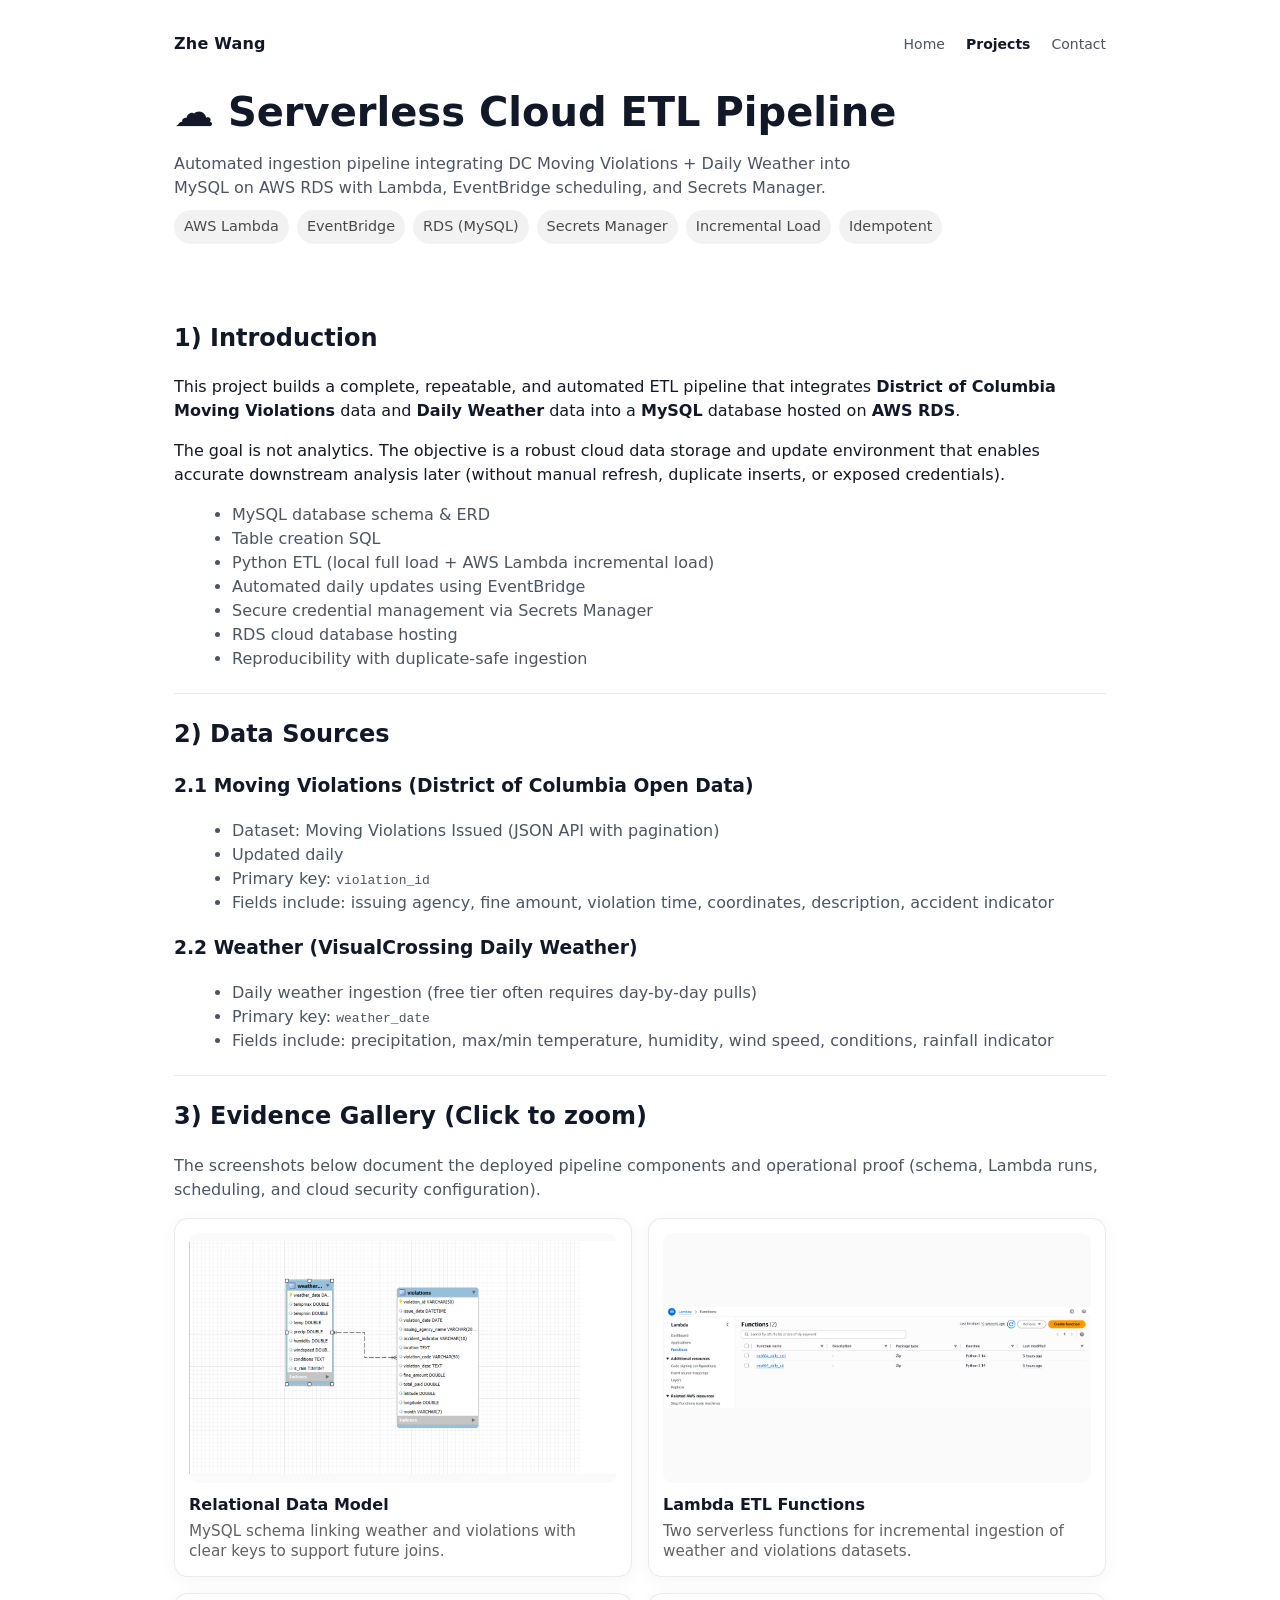
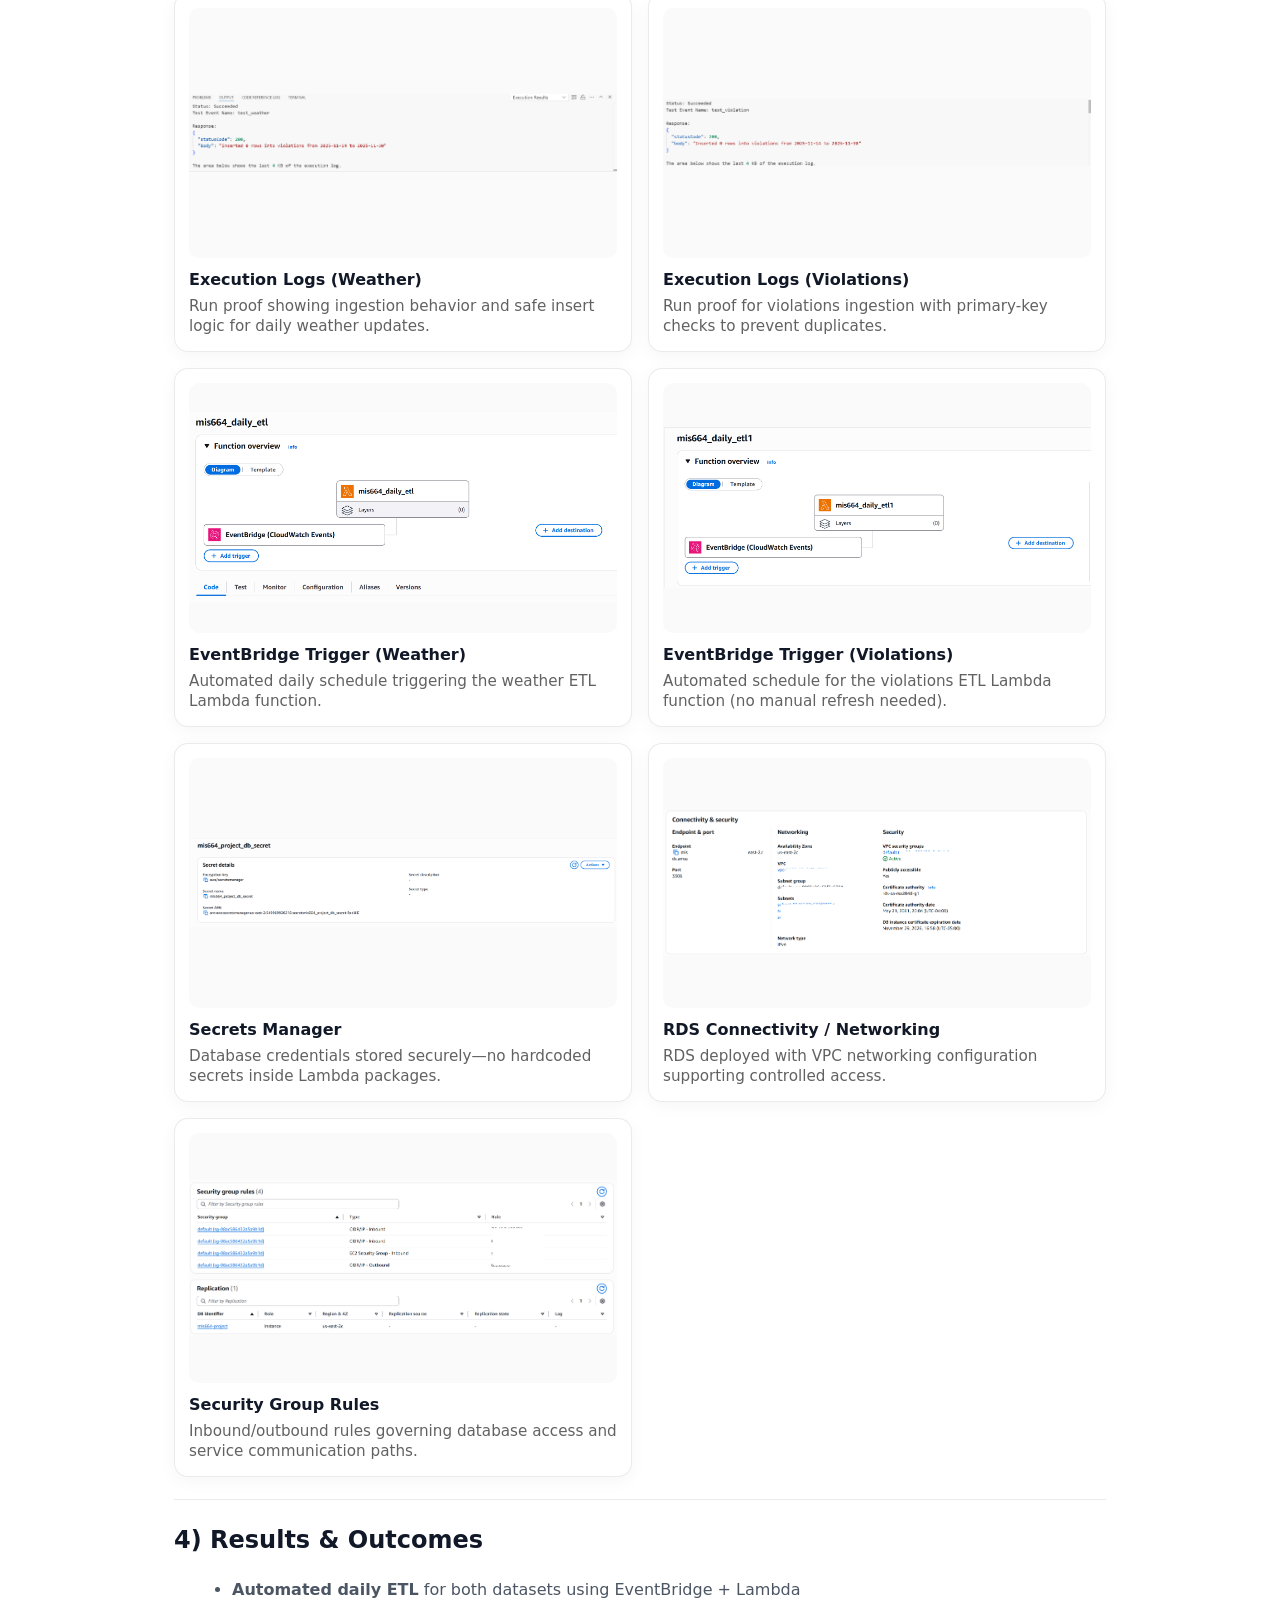
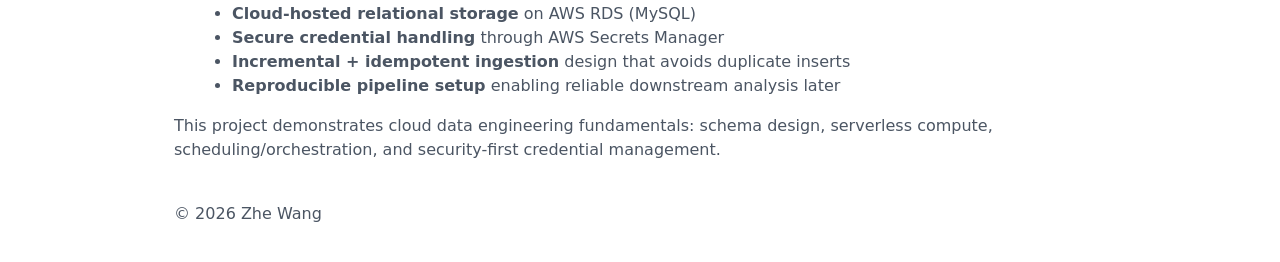
<file: projects/moving-violations-etl.html>
<!doctype html>
<html lang="en">
<head>
  <meta charset="utf-8" />
  <meta name="viewport" content="width=device-width, initial-scale=1" />
  <title>Serverless Cloud ETL Pipeline | Zhe Wang</title>
  <link rel="stylesheet" href="../styles.css" />

  <!-- Page-local styles (stable across GitHub Pages) -->
  <style>
    /* Comfortable thumbnails like your first version */
    .etl-grid {
      display: grid;
      grid-template-columns: repeat(auto-fit, minmax(320px, 1fr));
      gap: 16px;
      margin-top: 12px;
    }

    .etl-card {
      border: 1px solid rgba(0,0,0,0.08);
      border-radius: 14px;
      padding: 14px;
      background: #fff;
      box-shadow: 0 4px 18px rgba(0,0,0,0.04);
    }

    .etl-card img {
      width: 100%;
      height: 250px;             /* thumbnail size */
      object-fit: contain;       /* show full image */
      border-radius: 10px;
      background: #fafafa;
      cursor: zoom-in;
      display: block;
    }

    .etl-title {
      margin: 10px 0 4px;
      font-size: 1rem;
      font-weight: 700;
    }

    .etl-caption {
      margin: 0;
      color: rgba(0,0,0,0.62);
      font-size: 0.95rem;
      line-height: 1.35;
    }

    .section-divider {
      margin: 22px 0;
      border: 0;
      border-top: 1px solid rgba(0,0,0,0.08);
    }

    .mini-tags {
      display: flex;
      gap: 8px;
      flex-wrap: wrap;
      margin-top: 10px;
    }

    .mini-tag {
      display: inline-block;
      padding: 6px 10px;
      border-radius: 999px;
      background: rgba(0,0,0,0.05);
      font-size: 0.9rem;
      color: rgba(0,0,0,0.7);
    }

    /* Lightbox (JS-controlled, no hash => no scroll jump) */
    .lb {
      position: fixed;
      inset: 0;
      background: rgba(0,0,0,0.88);
      display: none;
      align-items: center;
      justify-content: center;
      padding: 24px;
      z-index: 9999;
    }

    .lb.show {
      display: flex;
    }

    .lb-inner {
      max-width: 92vw;
      max-height: 86vh;
      width: auto;
      height: auto;
      display: flex;
      flex-direction: column;
      align-items: center;
      gap: 10px;
    }

    .lb-inner img {
      max-width: 92vw;
      max-height: 86vh;
      width: auto;
      height: auto;
      display: block;
      border-radius: 10px;
      background: #111;
    }

    .lb-hint {
      text-align: center;
      color: rgba(255,255,255,0.78);
      font-size: 0.95rem;
      user-select: none;
    }
  </style>
</head>

<body>
  <header class="container">
    <nav class="nav">
      <div class="brand">Zhe Wang</div>
      <div class="links">
        <a href="../index.html">Home</a>
        <a href="../projects.html" class="active">Projects</a>
        <a href="../index.html#contact">Contact</a>
      </div>
    </nav>

    <div class="page-hero">
      <h1>☁️ Serverless Cloud ETL Pipeline</h1>
      <p class="subtitle muted">
        Automated ingestion pipeline integrating DC Moving Violations + Daily Weather into MySQL on AWS RDS
        with Lambda, EventBridge scheduling, and Secrets Manager.
      </p>

      <div class="mini-tags">
        <span class="mini-tag">AWS Lambda</span>
        <span class="mini-tag">EventBridge</span>
        <span class="mini-tag">RDS (MySQL)</span>
        <span class="mini-tag">Secrets Manager</span>
        <span class="mini-tag">Incremental Load</span>
        <span class="mini-tag">Idempotent</span>
      </div>
    </div>
  </header>

  <main class="container">

    <section>
      <h2>1) Introduction</h2>
      <p>
        This project builds a complete, repeatable, and automated ETL pipeline that integrates
        <strong>District of Columbia Moving Violations</strong> data and <strong>Daily Weather</strong> data into a
        <strong>MySQL</strong> database hosted on <strong>AWS RDS</strong>.
      </p>

      <p>
        The goal is not analytics. The objective is a robust cloud data storage and update environment that enables
        accurate downstream analysis later (without manual refresh, duplicate inserts, or exposed credentials).
      </p>

      <ul class="bullets">
        <li>MySQL database schema & ERD</li>
        <li>Table creation SQL</li>
        <li>Python ETL (local full load + AWS Lambda incremental load)</li>
        <li>Automated daily updates using EventBridge</li>
        <li>Secure credential management via Secrets Manager</li>
        <li>RDS cloud database hosting</li>
        <li>Reproducibility with duplicate-safe ingestion</li>
      </ul>
    </section>

    <hr class="section-divider" />

    <section>
      <h2>2) Data Sources</h2>

      <h3>2.1 Moving Violations (District of Columbia Open Data)</h3>
      <ul class="bullets">
        <li>Dataset: Moving Violations Issued (JSON API with pagination)</li>
        <li>Updated daily</li>
        <li>Primary key: <code>violation_id</code></li>
        <li>Fields include: issuing agency, fine amount, violation time, coordinates, description, accident indicator</li>
      </ul>

      <h3>2.2 Weather (VisualCrossing Daily Weather)</h3>
      <ul class="bullets">
        <li>Daily weather ingestion (free tier often requires day-by-day pulls)</li>
        <li>Primary key: <code>weather_date</code></li>
        <li>Fields include: precipitation, max/min temperature, humidity, wind speed, conditions, rainfall indicator</li>
      </ul>
    </section>

    <hr class="section-divider" />

    <section>
      <h2>3) Evidence Gallery (Click to zoom)</h2>
      <p class="muted">
        The screenshots below document the deployed pipeline components and operational proof
        (schema, Lambda runs, scheduling, and cloud security configuration).
      </p>

      <div class="etl-grid">

        <div class="etl-card">
          <img src="../assets/moving-etl/01_relational_data_model.png"
               alt="Relational Data Model"
               data-full="../assets/moving-etl/01_relational_data_model.png"
               onclick="openLightbox(this.dataset.full)" />
          <div class="etl-title">Relational Data Model</div>
          <p class="etl-caption">MySQL schema linking weather and violations with clear keys to support future joins.</p>
        </div>

        <div class="etl-card">
          <img src="../assets/moving-etl/02_lambda_etl_functions.png"
               alt="Lambda ETL Functions"
               data-full="../assets/moving-etl/02_lambda_etl_functions.png"
               onclick="openLightbox(this.dataset.full)" />
          <div class="etl-title">Lambda ETL Functions</div>
          <p class="etl-caption">Two serverless functions for incremental ingestion of weather and violations datasets.</p>
        </div>

        <div class="etl-card">
          <img src="../assets/moving-etl/03_lambda_execution_weather.png"
               alt="Lambda Execution Logs Weather"
               data-full="../assets/moving-etl/03_lambda_execution_weather.png"
               onclick="openLightbox(this.dataset.full)" />
          <div class="etl-title">Execution Logs (Weather)</div>
          <p class="etl-caption">Run proof showing ingestion behavior and safe insert logic for daily weather updates.</p>
        </div>

        <div class="etl-card">
          <img src="../assets/moving-etl/04_lambda_execution_violations.png"
               alt="Lambda Execution Logs Violations"
               data-full="../assets/moving-etl/04_lambda_execution_violations.png"
               onclick="openLightbox(this.dataset.full)" />
          <div class="etl-title">Execution Logs (Violations)</div>
          <p class="etl-caption">Run proof for violations ingestion with primary-key checks to prevent duplicates.</p>
        </div>

        <div class="etl-card">
          <img src="../assets/moving-etl/05_eventbridge_pipeline_weather.png"
               alt="EventBridge Weather Schedule"
               data-full="../assets/moving-etl/05_eventbridge_pipeline_weather.png"
               onclick="openLightbox(this.dataset.full)" />
          <div class="etl-title">EventBridge Trigger (Weather)</div>
          <p class="etl-caption">Automated daily schedule triggering the weather ETL Lambda function.</p>
        </div>

        <div class="etl-card">
          <img src="../assets/moving-etl/06_eventbridge_pipeline_violations.png"
               alt="EventBridge Violations Schedule"
               data-full="../assets/moving-etl/06_eventbridge_pipeline_violations.png"
               onclick="openLightbox(this.dataset.full)" />
          <div class="etl-title">EventBridge Trigger (Violations)</div>
          <p class="etl-caption">Automated schedule for the violations ETL Lambda function (no manual refresh needed).</p>
        </div>

        <div class="etl-card">
          <img src="../assets/moving-etl/07_secrets_manager_db_credentials.png"
               alt="Secrets Manager Credentials"
               data-full="../assets/moving-etl/07_secrets_manager_db_credentials.png"
               onclick="openLightbox(this.dataset.full)" />
          <div class="etl-title">Secrets Manager</div>
          <p class="etl-caption">Database credentials stored securely—no hardcoded secrets inside Lambda packages.</p>
        </div>

        <div class="etl-card">
          <img src="../assets/moving-etl/08_rds_network_configuration.png"
               alt="RDS Network Configuration"
               data-full="../assets/moving-etl/08_rds_network_configuration.png"
               onclick="openLightbox(this.dataset.full)" />
          <div class="etl-title">RDS Connectivity / Networking</div>
          <p class="etl-caption">RDS deployed with VPC networking configuration supporting controlled access.</p>
        </div>

        <div class="etl-card">
          <img src="../assets/moving-etl/09_rds_security_group_rules.png"
               alt="RDS Security Group Rules"
               data-full="../assets/moving-etl/09_rds_security_group_rules.png"
               onclick="openLightbox(this.dataset.full)" />
          <div class="etl-title">Security Group Rules</div>
          <p class="etl-caption">Inbound/outbound rules governing database access and service communication paths.</p>
        </div>

      </div>
    </section>

    <hr class="section-divider" />

    <section>
      <h2>4) Results & Outcomes</h2>
      <ul class="bullets">
        <li><strong>Automated daily ETL</strong> for both datasets using EventBridge + Lambda</li>
        <li><strong>Cloud-hosted relational storage</strong> on AWS RDS (MySQL)</li>
        <li><strong>Secure credential handling</strong> through AWS Secrets Manager</li>
        <li><strong>Incremental + idempotent ingestion</strong> design that avoids duplicate inserts</li>
        <li><strong>Reproducible pipeline setup</strong> enabling reliable downstream analysis later</li>
      </ul>

      <p class="muted">
        This project demonstrates cloud data engineering fundamentals: schema design, serverless compute,
        scheduling/orchestration, and security-first credential management.
      </p>
    </section>

  </main>

  <footer class="container footer">
    <span class="muted">© <span id="y"></span> Zhe Wang</span>
  </footer>

  <script>
    document.getElementById("y").textContent = new Date().getFullYear();

    function openLightbox(src) {
      const lb = document.getElementById("lightbox");
      const img = document.getElementById("lightbox-img");
      img.src = src;
      lb.classList.add("show");
      document.body.style.overflow = "hidden"; // prevent background scroll
    }

    function closeLightbox() {
      const lb = document.getElementById("lightbox");
      const img = document.getElementById("lightbox-img");
      lb.classList.remove("show");
      img.src = "";
      document.body.style.overflow = ""; // restore scroll
    }

    // close on ESC
    document.addEventListener("keydown", function (e) {
      if (e.key === "Escape") closeLightbox();
    });
  </script>

  <!-- Single global lightbox (no hash => no scroll jump) -->
  <div id="lightbox" class="lb" onclick="closeLightbox()">
    <div class="lb-inner" onclick="event.stopPropagation()">
      <img id="lightbox-img" alt="Zoomed image">
      <div class="lb-hint">Click outside the image (or press ESC) to close</div>
    </div>
  </div>

</body>
</html>
</file>
<file: styles.css>
:root{
  --bg:#ffffff;
  --text:#111827;
  --muted:#4b5563;
  --border:#e5e7eb;
  --card:#f9fafb;
  --btn:#111827;
  --btnText:#ffffff;
}

*{box-sizing:border-box;}
body{
  margin:0;
  font-family: ui-sans-serif, system-ui, -apple-system, Segoe UI, Roboto, Arial, "Apple Color Emoji","Segoe UI Emoji";
  background:var(--bg);
  color:var(--text);
  line-height:1.5;
}

.container{max-width:980px;margin:0 auto;padding:24px;}
.nav{
  display:flex;align-items:center;justify-content:space-between;
  padding:8px 0;
}
.brand{font-weight:700;letter-spacing:0.2px;}
.links a{
  margin-left:16px;
  text-decoration:none;
  color:var(--muted);
  font-size:14px;
}
.links a.active{color:var(--text);font-weight:600;}

.hero{padding:36px 0 12px;}
.page-hero{padding:18px 0 8px;}
h1{font-size:40px;margin:0 0 10px;}
.subtitle{font-size:16px;max-width:720px;margin:0;}
.muted{color:var(--muted);}

.section{padding:18px 0;}
.card{
  background:var(--card);
  border:1px solid var(--border);
  border-radius:14px;
  padding:18px;
}
.card-top{display:flex;align-items:flex-start;justify-content:space-between;gap:14px;}
.tag{
  font-size:12px;
  padding:6px 10px;
  border-radius:999px;
  border:1px solid var(--border);
  background:#fff;
  color:var(--muted);
  white-space:nowrap;
}
.bullets{margin:12px 0 0 18px;color:var(--muted);}
.card-actions{margin-top:14px;display:flex;gap:10px;flex-wrap:wrap;}

.btn{
  display:inline-block;
  padding:10px 14px;
  border-radius:10px;
  border:1px solid var(--border);
  text-decoration:none;
  color:var(--text);
  font-size:14px;
  background:#fff;
}
.btn.primary{
  background:var(--btn);
  color:var(--btnText);
  border-color:var(--btn);
}
.cta{margin-top:16px;display:flex;gap:10px;flex-wrap:wrap;}
.grid{
  display:grid;
  grid-template-columns:repeat(2, minmax(0,1fr));
  gap:14px;
}
@media (max-width: 780px){
  .grid{grid-template-columns:1fr;}
  h1{font-size:32px;}
}
.footer{padding-top:0;padding-bottom:36px;}
.contact{display:flex;gap:10px;flex-wrap:wrap;margin-top:10px;}

.hero h2 {
  font-size:18px;
  color: var(--muted);
}
</file>
